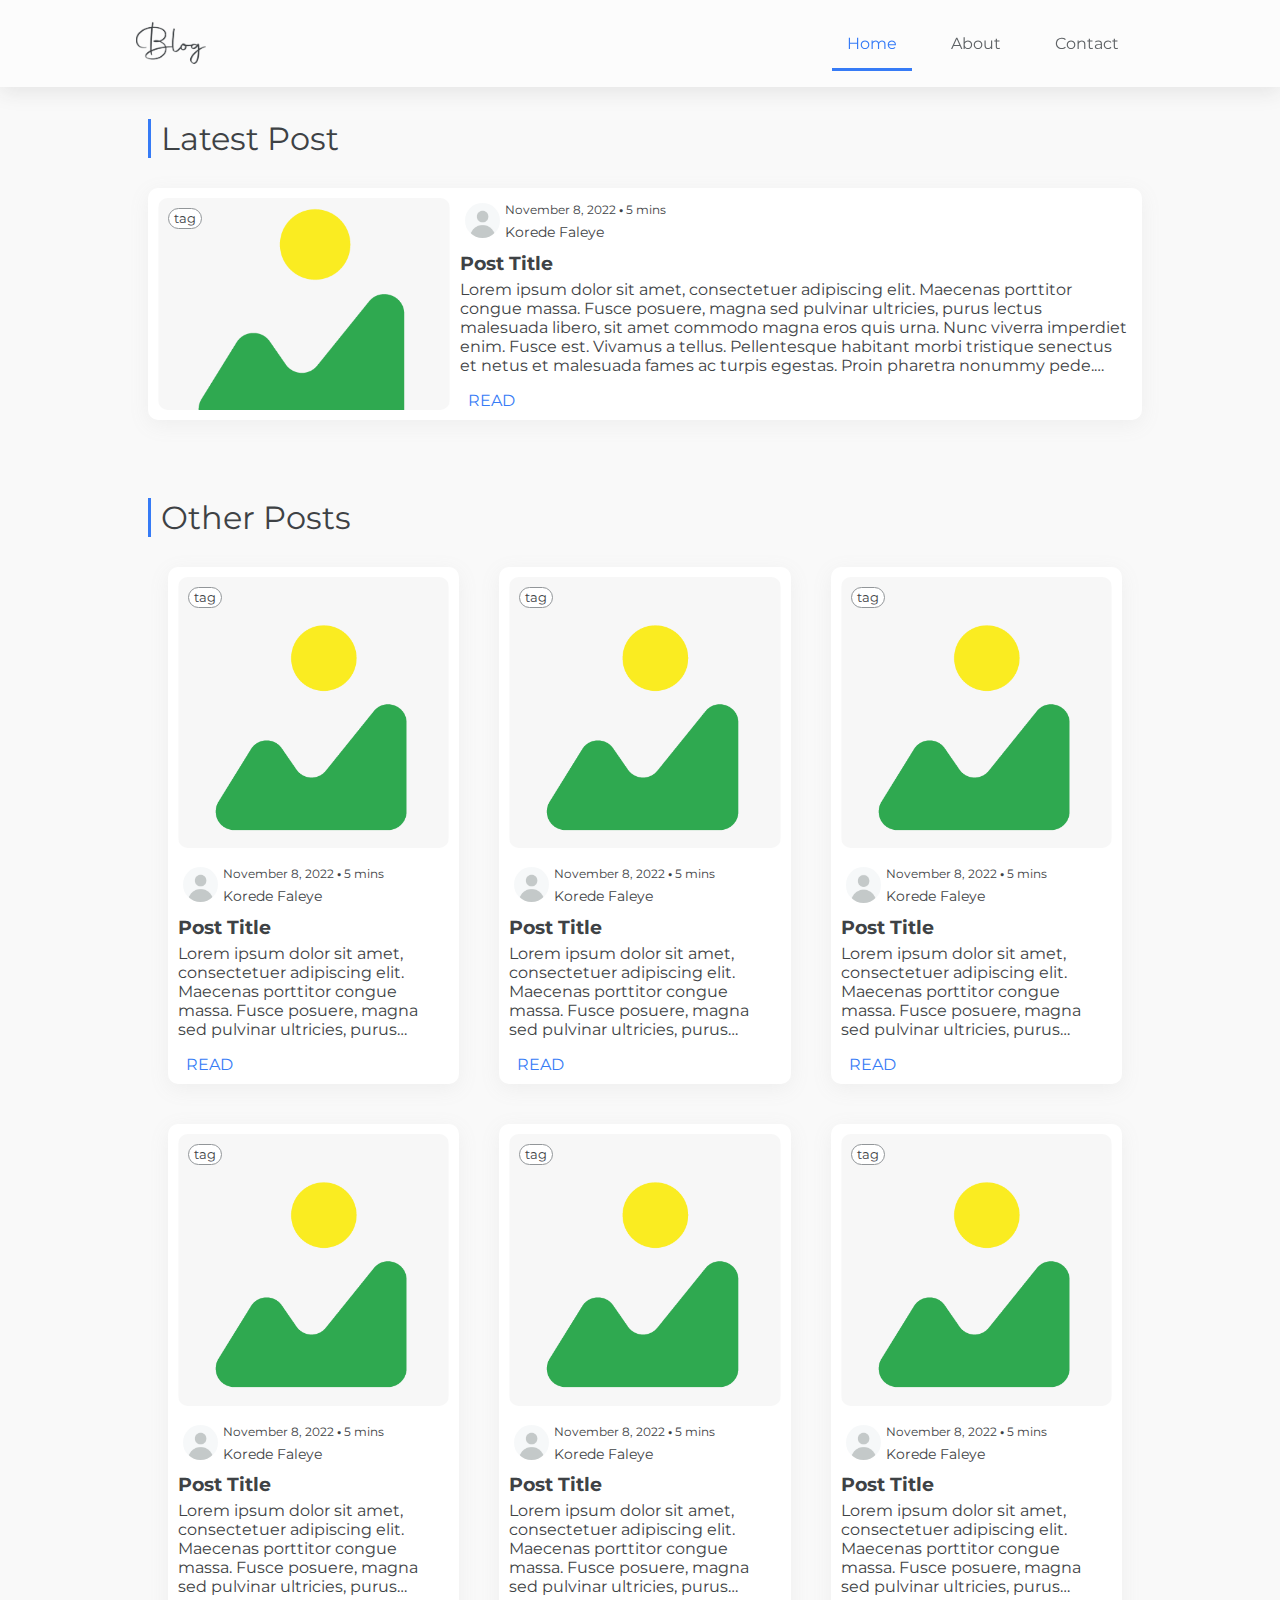
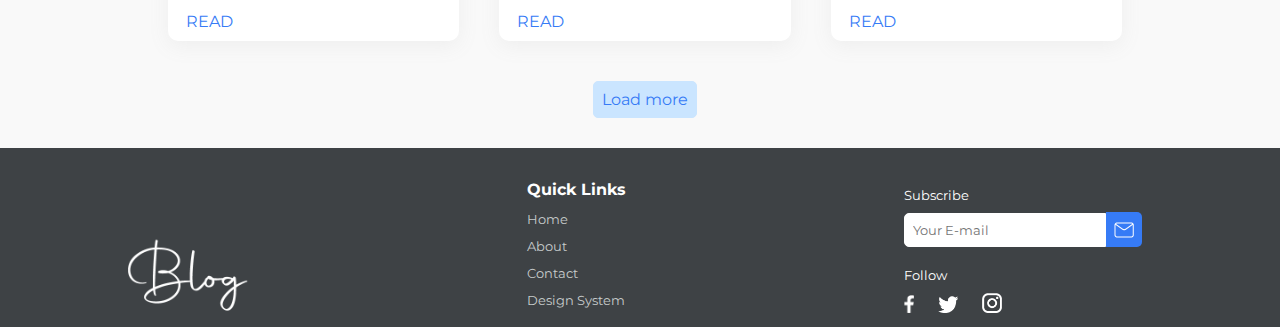
<file: blog/index.html>
<!DOCTYPE html>
<html>
    <head>
        <title>Blog</title>
        <meta charset="UTF-8">
        <meta name="author" content="Faleye Korede">
        <meta name="description" content="Blog website">
        <link rel="icon" href="images/favicon.ico">
        <link rel="stylesheet" href="styles/designsystem.css">
        <link rel="stylesheet" href="styles/main.css">
        <link rel="stylesheet" href="styles/media.css">
    </head>
    <body>
        <div class="navbar">
            <nav class="container">
                <img class="nav-logo" src="images/logo-black.png" alt="logo">
                <span class="nav-btn-container">
                    <a class="nav-btn" href="index.html" style="
                    border-bottom: 3px solid #367BF6; color: #367BF6 !important;">Home</a>
                    <a class="nav-btn" href="#">About</a>
                    <a class="nav-btn" href="#">Contact</a>
                </span>
            </nav>
        </div>
        <div id="page-width">
            <div class="content">
                <!--Wide post card-->
                <h1 class="black-text">Latest Post</h1>
                <div class="latest-post">
                    <div class="post-card card">
                        <div class="tag">tag</div>
                        <img src="images/image-rep.png" alt="Post Image">
                        
                        <div class="post-details">
                            <div class="author">
                                <img src="images/avatar.png" alt="Avatar" width="35px">
                                <div class="black-text">
                                    <small> <span class="date">November 8, 2022</span> <b>•</b> <span class="read-time">5 mins</span></small>
                                    <span class="author-name">Korede Faleye</span>
                                </div>
                            </div>
                            <div class="black-text">
                                <h3 class="post-title">Post Title</h3>
                                <p>
                                    Lorem ipsum dolor sit amet, consectetuer adipiscing elit. Maecenas porttitor congue massa. Fusce posuere, magna sed pulvinar ultricies, purus lectus malesuada libero, sit amet commodo magna eros quis urna.
    Nunc viverra imperdiet enim. Fusce est. Vivamus a tellus.
    Pellentesque habitant morbi tristique senectus et netus et malesuada fames ac turpis egestas. Proin pharetra nonummy pede. Mauris et orci.
    Aenean nec lorem. In porttitor. Donec laoreet nonummy augue.
    Suspendisse dui purus, scelerisque at, vulputate vitae, pretium mattis, nunc. Mauris eget neque at sem venenatis eleifend. Ut nonummy.
                                </p>
                            </div>
                            <a class="btn primary" href="post.html">read</a>
                        </div>
                    </div>
                </div>
                <br>
                <br>
                <br>



                <!--Other post cards-->
                <h1 class="black-text">Other Posts</h1>
                <div class="other-posts">

                    <!--Post 1-->
                    <div class="post-card card">
                        <div class="tag">tag</div>
                        <img src="images/image-rep.png" alt="Post Image">
                        <div class="post-details">
                            <div class="author">
                                <img src="images/avatar.png" alt="Avatar" width="35px">
                                <div class="black-text">
                                    <small> <span class="date">November 8, 2022</span> <b>•</b> <span class="read-time">5 mins</span></small>
                                    <span class="author-name">Korede Faleye</span>
                                </div>
                            </div>
                            <div class="black-text">
                                <h3 class="post-title">Post Title</h3>
                                <p>
                                    Lorem ipsum dolor sit amet, consectetuer adipiscing elit. Maecenas porttitor congue massa. Fusce posuere, magna sed pulvinar ultricies, purus lectus malesuada libero, sit amet commodo magna eros quis urna.
    Nunc viverra imperdiet enim. Fusce est. Vivamus a tellus.
    Pellentesque habitant morbi tristique senectus et netus et malesuada fames ac turpis egestas. Proin pharetra nonummy pede. Mauris et orci.
    Aenean nec lorem. In porttitor. Donec laoreet nonummy augue.
    Suspendisse dui purus, scelerisque at, vulputate vitae, pretium mattis, nunc. Mauris eget neque at sem venenatis eleifend. Ut nonummy.
                                </p>
                            </div>
                            <a class="btn primary" href="post.html">read</a>
                        </div>
                    </div>


                    <!--Post 2-->
                    <div class="post-card card">
                        <div class="tag">tag</div>
                        <img src="images/image-rep.png" alt="Post Image">
                        <div class="post-details">
                            <div class="author">
                                <img src="images/avatar.png" alt="Avatar" width="35px">
                                <div class="black-text">
                                    <small> <span class="date">November 8, 2022</span> <b>•</b> <span class="read-time">5 mins</span></small>
                                    <span class="author-name">Korede Faleye</span>
                                </div>
                            </div>
                            <div class="black-text">
                                <h3 class="post-title">Post Title</h3>
                                <p>
                                    Lorem ipsum dolor sit amet, consectetuer adipiscing elit. Maecenas porttitor congue massa. Fusce posuere, magna sed pulvinar ultricies, purus lectus malesuada libero, sit amet commodo magna eros quis urna.
    Nunc viverra imperdiet enim. Fusce est. Vivamus a tellus.
    Pellentesque habitant morbi tristique senectus et netus et malesuada fames ac turpis egestas. Proin pharetra nonummy pede. Mauris et orci.
    Aenean nec lorem. In porttitor. Donec laoreet nonummy augue.
    Suspendisse dui purus, scelerisque at, vulputate vitae, pretium mattis, nunc. Mauris eget neque at sem venenatis eleifend. Ut nonummy.
                                </p>
                            </div>
                            <a class="btn primary" href="post.html">read</a>
                        </div>
                    </div>


                    <!--Post 3-->
                    <div class="post-card card">
                        <div class="tag">tag</div>
                        <img src="images/image-rep.png" alt="Post Image">
                        <div class="post-details">
                            <div class="author">
                                <img src="images/avatar.png" alt="Avatar" width="35px">
                                <div class="black-text">
                                    <small> <span class="date">November 8, 2022</span> <b>•</b> <span class="read-time">5 mins</span></small>
                                    <span class="author-name">Korede Faleye</span>
                                </div>
                            </div>
                            <div class="black-text">
                                <h3 class="post-title">Post Title</h3>
                                <p>
                                    Lorem ipsum dolor sit amet, consectetuer adipiscing elit. Maecenas porttitor congue massa. Fusce posuere, magna sed pulvinar ultricies, purus lectus malesuada libero, sit amet commodo magna eros quis urna.
    Nunc viverra imperdiet enim. Fusce est. Vivamus a tellus.
    Pellentesque habitant morbi tristique senectus et netus et malesuada fames ac turpis egestas. Proin pharetra nonummy pede. Mauris et orci.
    Aenean nec lorem. In porttitor. Donec laoreet nonummy augue.
    Suspendisse dui purus, scelerisque at, vulputate vitae, pretium mattis, nunc. Mauris eget neque at sem venenatis eleifend. Ut nonummy.
                                </p>
                            </div>
                            <a class="btn primary" href="post.html">read</a>
                        </div>
                    </div>


                    <!--Post 4-->
                    <div class="post-card card">
                        <div class="tag">tag</div>
                        <img src="images/image-rep.png" alt="Post Image">
                        <div class="post-details">
                            <div class="author">
                                <img src="images/avatar.png" alt="Avatar" width="35px">
                                <div class="black-text">
                                    <small> <span class="date">November 8, 2022</span> <b>•</b> <span class="read-time">5 mins</span></small>
                                    <span class="author-name">Korede Faleye</span>
                                </div>
                            </div>
                            <div class="black-text">
                                <h3 class="post-title">Post Title</h3>
                                <p>
                                    Lorem ipsum dolor sit amet, consectetuer adipiscing elit. Maecenas porttitor congue massa. Fusce posuere, magna sed pulvinar ultricies, purus lectus malesuada libero, sit amet commodo magna eros quis urna.
    Nunc viverra imperdiet enim. Fusce est. Vivamus a tellus.
    Pellentesque habitant morbi tristique senectus et netus et malesuada fames ac turpis egestas. Proin pharetra nonummy pede. Mauris et orci.
    Aenean nec lorem. In porttitor. Donec laoreet nonummy augue.
    Suspendisse dui purus, scelerisque at, vulputate vitae, pretium mattis, nunc. Mauris eget neque at sem venenatis eleifend. Ut nonummy.
                                </p>
                            </div>
                            <a class="btn primary" href="post.html">read</a>
                        </div>
                    </div>


                    <!--Post 5-->
                    <div class="post-card card">
                        <div class="tag">tag</div>
                        <img src="images/image-rep.png" alt="Post Image">
                        <div class="post-details">
                            <div class="author">
                                <img src="images/avatar.png" alt="Avatar" width="35px">
                                <div class="black-text">
                                    <small> <span class="date">November 8, 2022</span> <b>•</b> <span class="read-time">5 mins</span></small>
                                    <span class="author-name">Korede Faleye</span>
                                </div>
                            </div>
                            <div class="black-text">
                                <h3 class="post-title">Post Title</h3>
                                <p>
                                    Lorem ipsum dolor sit amet, consectetuer adipiscing elit. Maecenas porttitor congue massa. Fusce posuere, magna sed pulvinar ultricies, purus lectus malesuada libero, sit amet commodo magna eros quis urna.
    Nunc viverra imperdiet enim. Fusce est. Vivamus a tellus.
    Pellentesque habitant morbi tristique senectus et netus et malesuada fames ac turpis egestas. Proin pharetra nonummy pede. Mauris et orci.
    Aenean nec lorem. In porttitor. Donec laoreet nonummy augue.
    Suspendisse dui purus, scelerisque at, vulputate vitae, pretium mattis, nunc. Mauris eget neque at sem venenatis eleifend. Ut nonummy.
                                </p>
                            </div>
                            <a class="btn primary" href="post.html">read</a>
                        </div>
                    </div>


                    <!--Post 6-->
                    <div class="post-card card">
                        <div class="tag">tag</div>
                        <img src="images/image-rep.png" alt="Post Image">
                        <div class="post-details">
                            <div class="author">
                                <img src="images/avatar.png" alt="Avatar" width="35px">
                                <div class="black-text">
                                    <small> <span class="date">November 8, 2022</span> <b>•</b> <span class="read-time">5 mins</span></small>
                                    <span class="author-name">Korede Faleye</span>
                                </div>
                            </div>
                            <div class="black-text">
                                <h3 class="post-title">Post Title</h3>
                                <p>
                                    Lorem ipsum dolor sit amet, consectetuer adipiscing elit. Maecenas porttitor congue massa. Fusce posuere, magna sed pulvinar ultricies, purus lectus malesuada libero, sit amet commodo magna eros quis urna.
    Nunc viverra imperdiet enim. Fusce est. Vivamus a tellus.
    Pellentesque habitant morbi tristique senectus et netus et malesuada fames ac turpis egestas. Proin pharetra nonummy pede. Mauris et orci.
    Aenean nec lorem. In porttitor. Donec laoreet nonummy augue.
    Suspendisse dui purus, scelerisque at, vulputate vitae, pretium mattis, nunc. Mauris eget neque at sem venenatis eleifend. Ut nonummy.
                                </p>
                            </div>
                            <a class="btn primary" href="post.html">read</a>
                        </div>
                    </div>

                </div>

                <!--Load More-->

                <div class="load-more">
                <button class="btn primary-2">Load more</button>
                </div>
            
            </div>

        </div>


        <!--Footer-->
        <div class="footer">
            <div class="container">
            <img class="footer-logo" src="images/logo-white.png">

            <div class="quick-links">
                <h4>Quick Links</h4>
                <a href="index.html"> <small>Home</small></a>
                <a href="#"> <small>About</small></a>
                <a href="#"><small>Contact</small></a>
                <a href="designsystem.html"><small>Design System</small></a>

            </div>

            <div class="subscribe-social">
                <div class="subscribe">
                    <small>Subscribe</small>
                    <div> <input type="text" placeholder="Your E-mail"><a href="#"><img src="images/mail.png" width="20px"> </a> </div>
                </div>

                <div class="follow">
                    <small>Follow</small>
                    <div>
                        <a href="#" title="Facebook"><img src="images/fb-page.png" alt="Facebook" width="10px"></a>
                        <a href="#" title="Twitter"><img src="images/twitter-page.png" alt="Twitter" width="20px"></a>
                        <a href="#" title="Instagram"><img src="images/insta-page.png" alt="Instagram" width="20px"></a>
                    </div>
                </div>
            </div>
        </div>
    </body>
</html>
</file>
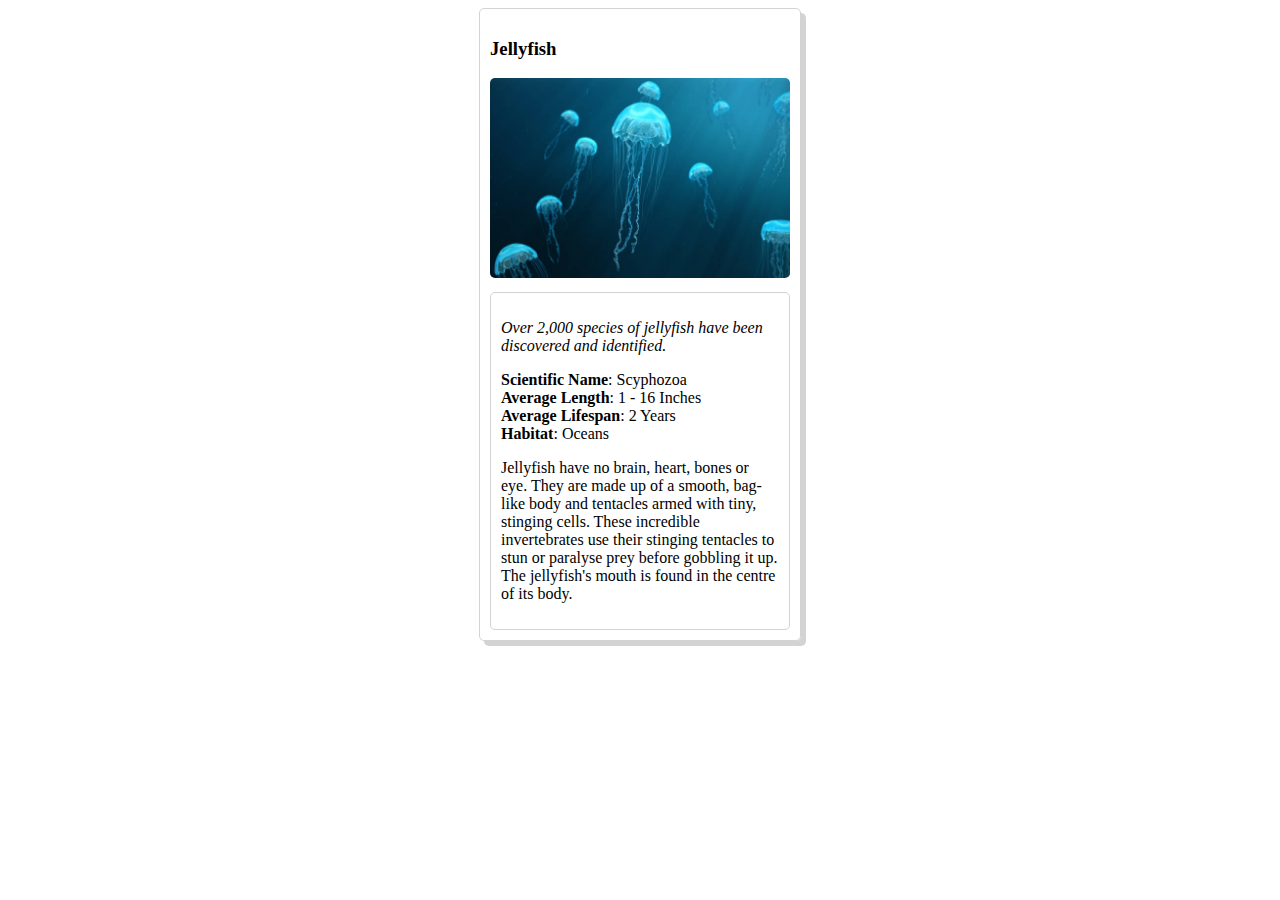
<file: animal-trading-cards/card.html>
<!DOCTYPE html>
<html>
<head>
	<meta charset="utf-8">
	<title>Animal Trading Cards</title>
	<link rel="stylesheet" href="./styles.css">
</head>
<body>
	<div class="container">
		<!-- your favorite animal's name goes here -->
		<h3>Jellyfish</h3>
		<!-- your favorite animal's image goes here -->
		<img src="jellyfish.jpg" alt="jellyfish">
		<div class="box">
			<!-- your favorite animal's interesting fact goes here -->
			<p>Over 2,000 species of jellyfish have been discovered and identified.  </p>
			<ul>
				<!-- your favorite animal's list items go here -->
				<li><span class="bold">Scientific Name</span>: Scyphozoa</li>
				<li><span class="bold">Average Length</span>: 1 - 16 Inches</li>
				<li><span class="bold">Average Lifespan</span>: 2 Years</li>
				<li><span class="bold">Habitat</span>: Oceans</li>
			</ul>
			<!-- your favorite animal's description goes here -->
			<p>Jellyfish have no brain, heart, bones or eye. They are made up of a smooth, bag-like body and tentacles armed with tiny, stinging cells. These incredible invertebrates use their stinging tentacles to stun or paralyse prey before gobbling it up. The jellyfish's mouth is found in the centre of its body.</p>
		</div>
	</div>
</body>
</html>
</file>
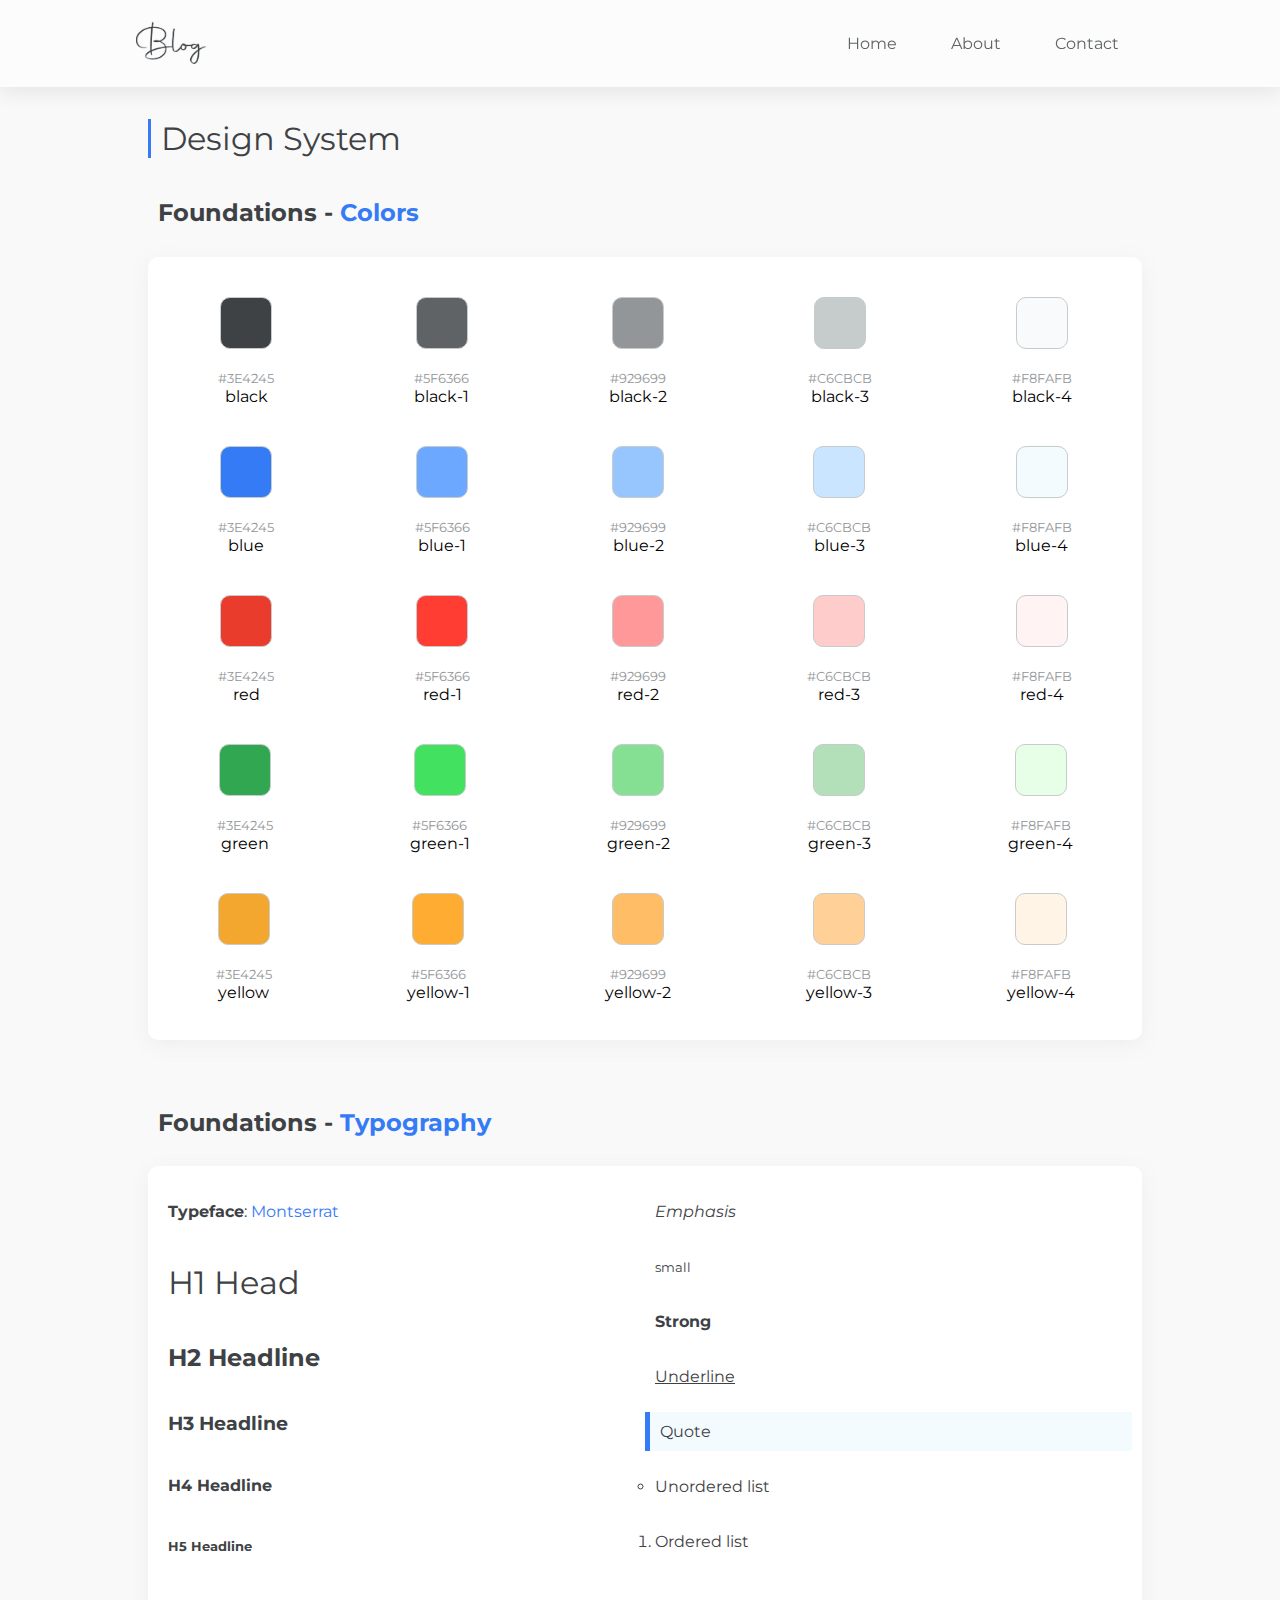
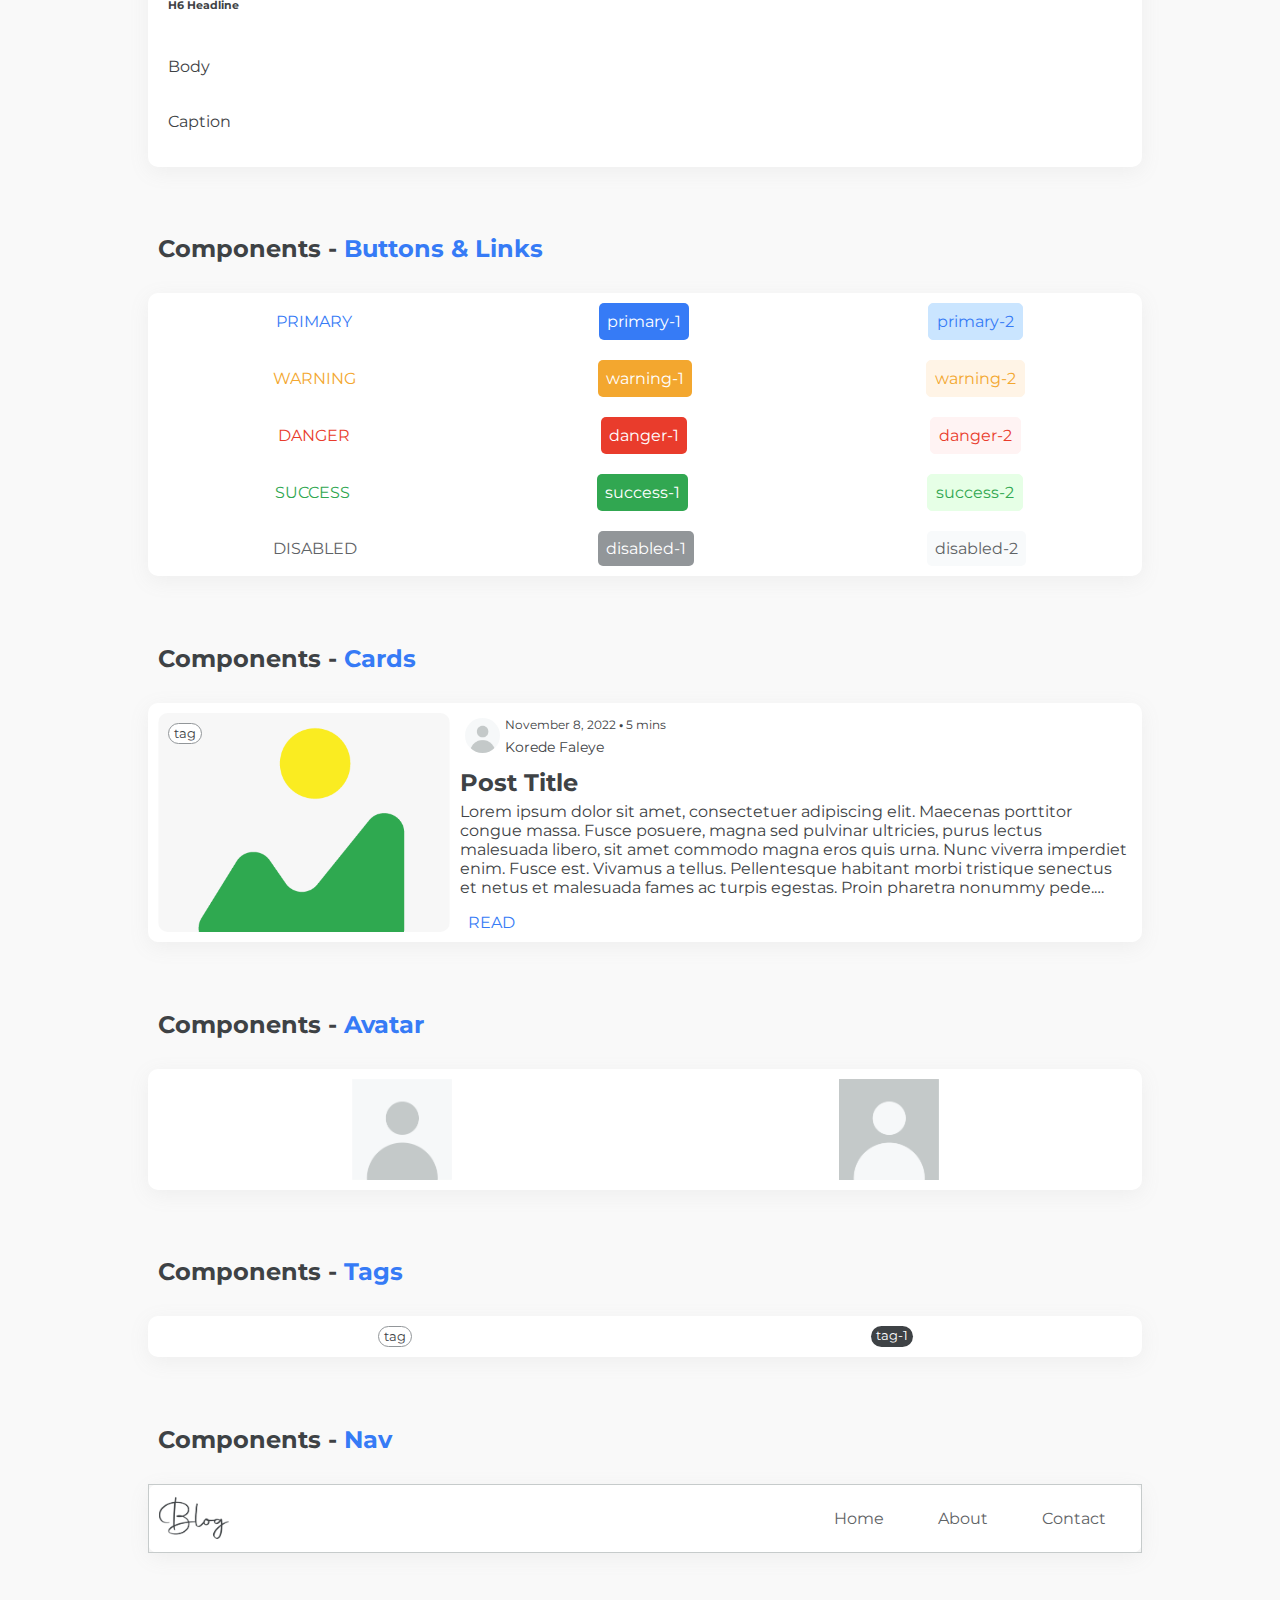
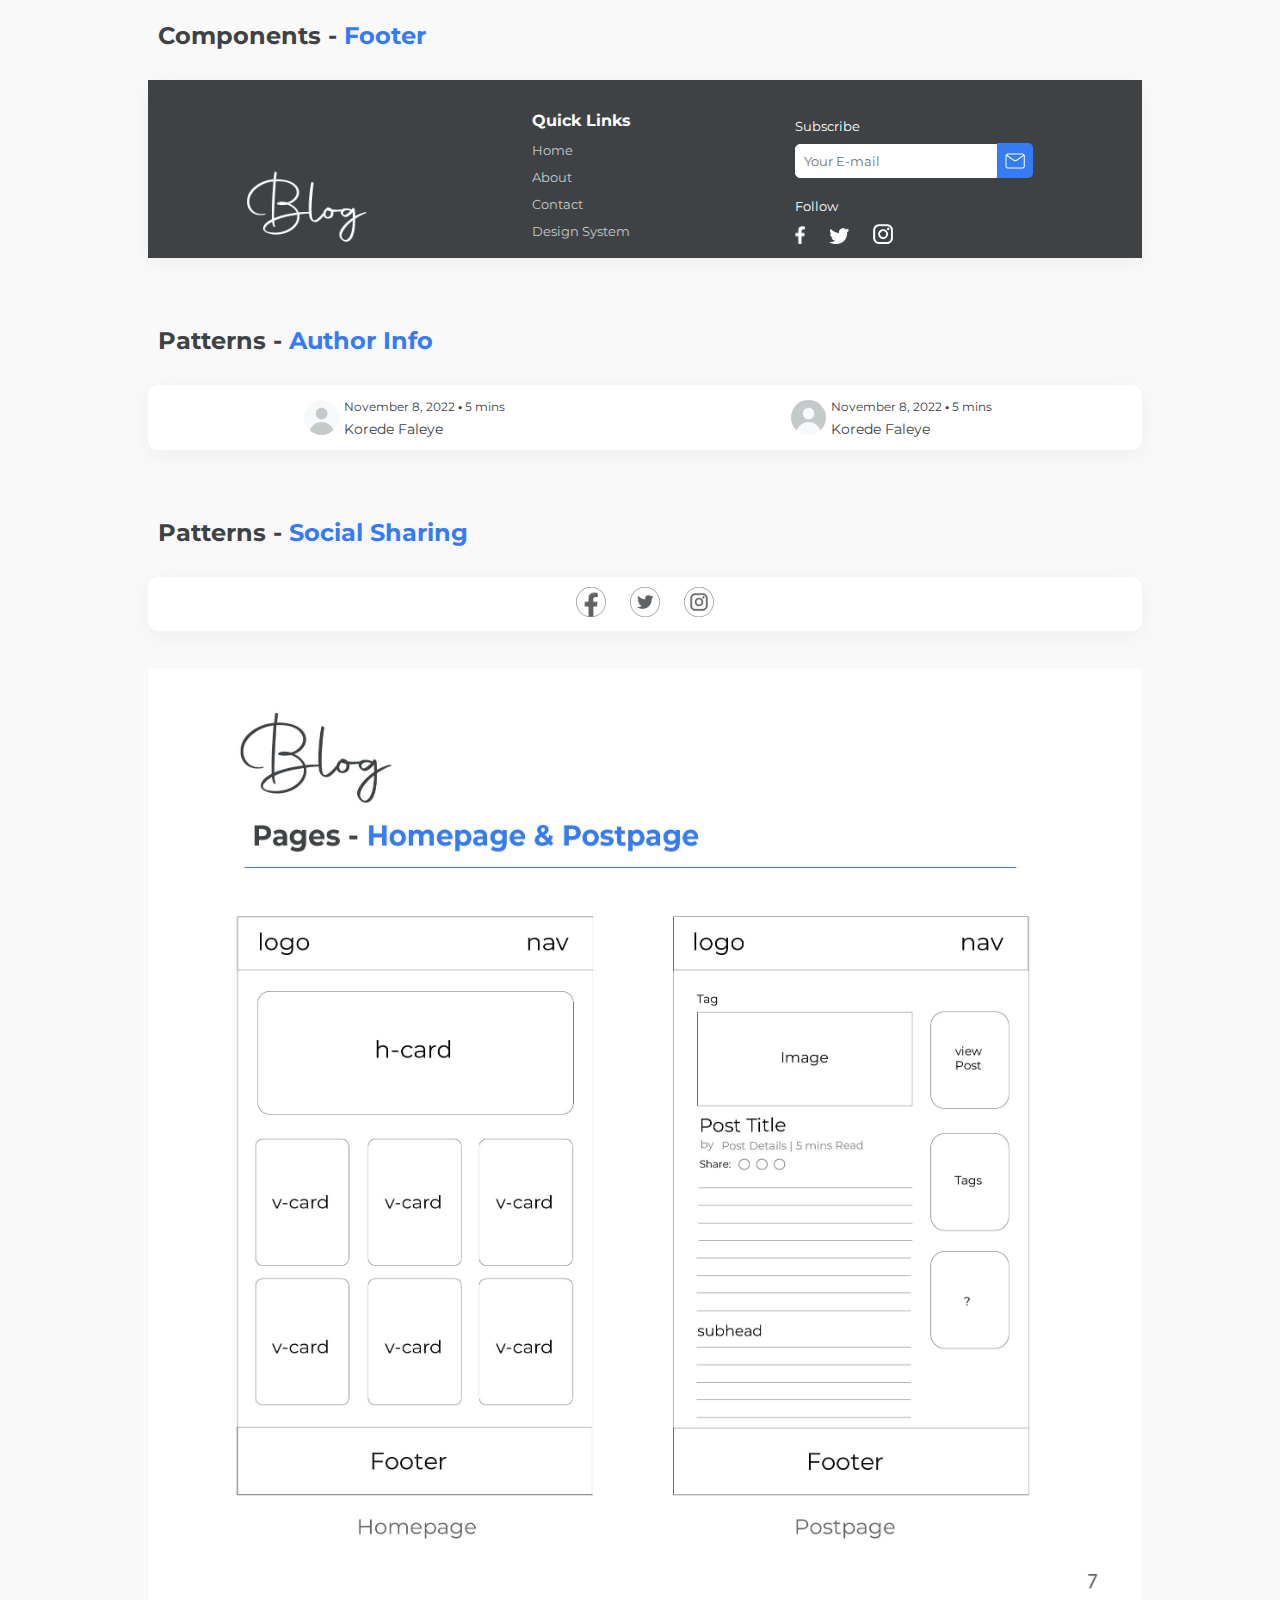
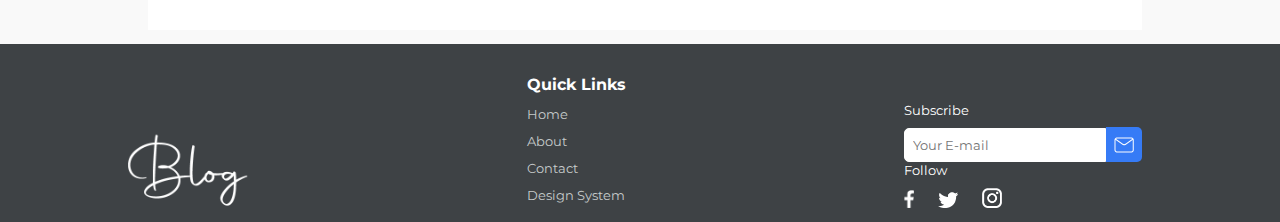
<file: blog/designsystem.html>
<!DOCTYPE html>
<html lang="en"> 
    <head>
        <title>Blog</title>
        <meta charset="UTF-8">
        <meta name="viewport" content="width=device-width, initial-scale=1, maximum-scale=1">
        <meta name="author" content="Faleye Korede">
        <meta name="description" content="Blog website">
        <link rel="icon" href="images/favicon.ico">
        <link rel="stylesheet" href="styles/main.css">
    </head>
    <body>
        <div class="navbar">
            <nav class="container">
                <img class="nav-logo" src="images/logo-black.png" alt="logo">
                <span class="nav-btn-container">
                    <a class="nav-btn" href="index.html">Home</a>
                    <a class="nav-btn" href="#">About</a>
                    <a class="nav-btn" href="#">Contact</a>
                </span>
            </nav>

        </div>
        <div id="page-width">
                <div class="content">
                <h1 class="black-text">Design System</h1>
                <h2 class="black-text ruler">Foundations - <span class="blue-text">Colors</span></span></h2>
                <div id="foundations-colors" class="card">
                    <!--black-->
                    <div class="inner-content">
                        <div class="out-color-box"> 
                            <div class="in-color-box black-bg"></div>
                            <br>
                            <center class="black-2-text"><small>#3E4245</small></center>
                            <center>black</center>
                        </div>
                        <div class="out-color-box"> 
                            <div class="in-color-box black-1-bg"></div>
                            <br>
                            <center class="black-2-text"><small>#5F6366</small></center>
                            <center>black-1</center>
                        </div>
                        <div class="out-color-box"> 
                            <div class="in-color-box black-2-bg"></div>
                            <br>
                            <center class="black-2-text"><small>#929699</small></center>
                            <center>black-2</center>
                        </div>
                        <div class="out-color-box"> 
                            <div class="in-color-box black-3-bg"></div>
                            <br>
                            <center class="black-2-text"><small>#C6CBCB</small></center>
                            <center>black-3</center>
                        </div>
                        <div class="out-color-box"> 
                            <div class="in-color-box black-4-bg"></div>
                            <br>
                            <center class="black-2-text"><small>#F8FAFB</small></center>
                            <center>black-4</center>
                        </div>
                    </div>


                    <!--blue-->
                    <div class="inner-content">
                        <div class="out-color-box"> 
                            <div class="in-color-box blue-bg"></div>
                            <br>
                            <center class="black-2-text"><small>#3E4245</small></center>
                            <center>blue</center>
                        </div>
                        <div class="out-color-box"> 
                            <div class="in-color-box blue-1-bg"></div>
                            <br>
                            <center class="black-2-text"><small>#5F6366</small></center>
                            <center>blue-1</center>
                        </div>
                        <div class="out-color-box"> 
                            <div class="in-color-box blue-2-bg"></div>
                            <br>
                            <center class="black-2-text"><small>#929699</small></center>
                            <center>blue-2</center>
                        </div>
                        <div class="out-color-box"> 
                            <div class="in-color-box blue-3-bg"></div>
                            <br>
                            <center class="black-2-text"><small>#C6CBCB</small></center>
                            <center>blue-3</center>
                        </div>
                        <div class="out-color-box"> 
                            <div class="in-color-box blue-4-bg"></div>
                            <br>
                            <center class="black-2-text"><small>#F8FAFB</small></center>
                            <center>blue-4</center>
                        </div>
                    </div>

                    <!--red-->
                    <div class="inner-content">
                        <div class="out-color-box"> 
                            <div class="in-color-box red-bg"></div>
                            <br>
                            <center class="black-2-text"><small>#3E4245</small></center>
                            <center>red</center>
                        </div>
                        <div class="out-color-box"> 
                            <div class="in-color-box red-1-bg"></div>
                            <br>
                            <center class="black-2-text"><small>#5F6366</small></center>
                            <center>red-1</center>
                        </div>
                        <div class="out-color-box"> 
                            <div class="in-color-box red-2-bg"></div>
                            <br>
                            <center class="black-2-text"><small>#929699</small></center>
                            <center>red-2</center>
                        </div>
                        <div class="out-color-box"> 
                            <div class="in-color-box red-3-bg"></div>
                            <br>
                            <center class="black-2-text"><small>#C6CBCB</small></center>
                            <center>red-3</center>
                        </div>
                        <div class="out-color-box"> 
                            <div class="in-color-box red-4-bg"></div>
                            <br>
                            <center class="black-2-text"><small>#F8FAFB</small></center>
                            <center>red-4</center>
                        </div>
                    </div>
                    


                    <!--green-->
                    <div class="inner-content">
                        <div class="out-color-box"> 
                            <div class="in-color-box green-bg"></div>
                            <br>
                            <center class="black-2-text"><small>#3E4245</small></center>
                            <center>green</center>
                        </div>
                        <div class="out-color-box"> 
                            <div class="in-color-box green-1-bg"></div>
                            <br>
                            <center class="black-2-text"><small>#5F6366</small></center>
                            <center>green-1</center>
                        </div>
                        <div class="out-color-box"> 
                            <div class="in-color-box green-2-bg"></div>
                            <br>
                            <center class="black-2-text"><small>#929699</small></center>
                            <center>green-2</center>
                        </div>
                        <div class="out-color-box"> 
                            <div class="in-color-box green-3-bg"></div>
                            <br>
                            <center class="black-2-text"><small>#C6CBCB</small></center>
                            <center>green-3</center>
                        </div>
                        <div class="out-color-box"> 
                            <div class="in-color-box green-4-bg"></div>
                            <br>
                            <center class="black-2-text"><small>#F8FAFB</small></center>
                            <center>green-4</center>
                        </div>
                    </div>


                    <!--yellow-->
                    <div class="inner-content">
                        <div class="out-color-box"> 
                            <div class="in-color-box yellow-bg"></div>
                            <br>
                            <center class="black-2-text"><small>#3E4245</small></center>
                            <center>yellow</center>
                        </div>
                        <div class="out-color-box"> 
                            <div class="in-color-box yellow-1-bg"></div>
                            <br>
                            <center class="black-2-text"><small>#5F6366</small></center>
                            <center>yellow-1</center>
                        </div>
                        <div class="out-color-box"> 
                            <div class="in-color-box yellow-2-bg"></div>
                            <br>
                            <center class="black-2-text"><small>#929699</small></center>
                            <center>yellow-2</center>
                        </div>
                        <div class="out-color-box"> 
                            <div class="in-color-box yellow-3-bg"></div>
                            <br>
                            <center class="black-2-text"><small>#C6CBCB</small></center>
                            <center>yellow-3</center>
                        </div>
                        <div class="out-color-box"> 
                            <div class="in-color-box yellow-4-bg"></div>
                            <br>
                            <center class="black-2-text"><small>#F8FAFB</small></center>
                            <center>yellow-4</center>
                        </div>
                    </div>
                    <br>
                    <br>
                </div>

                
                <br>
                <br>
                <h2 class="black-text ruler">Foundations - <span class="blue-text">Typography</span></span></h2>
                <div id="foundations-typograpy" class="black-text card">
                    <!--Column 1-->
                    <div class="inner-content">
                        <p> <strong>Typeface</strong>: <span class="blue-text"> Montserrat</span> </p>
                        <h1>H1 Head</h1>
                        <h2>H2 Headline</h2>
                        <h3>H3 Headline</h3>
                        <h4>H4 Headline</h4>
                        <h5>H5 Headline</h5>
                        <h6>H6 Headline</h6>
                        <p>Body</p>
                        <p> <caption>Caption</caption> </p>
                    </div>

                    <!--Column 2-->
                    <div class="inner-content">
                        <p> <em>Emphasis</em> </p>

                        <p> <small>small</small> </p>

                        <p> <strong>Strong</strong> </p>

                        <p> <u>Underline</u> </p>

                        <p class="quote">Quote </p>

                            <ul>
                                <li>Unordered list</li>
                            </ul>
                       
                            <ol>
                                <li>Ordered list</li>
                            </ol>
                                               
                    </div>
                
                </div>

                
                <br>
                <br>
                <h2 class="black-text ruler">Components - <span class="blue-text">Buttons & Links</span></h2>
                <div id="components-buttons" class="card">
                    <!--PRIMARY-->
                    <div class="inner-content">
                        <button class="btn primary">primary</button>

                        <button class="btn primary-1"> primary-1 </button>

                        <button class="btn primary-2">primary-2</button>
                    </div>

                    <!--WARNING-->
                    <div class="inner-content">
                        <button class="btn warning">warning</button>

                        <button class="btn warning-1">warning-1</button>

                        <button class="btn warning-2">warning-2</button>
                    </div>

                    <!--DANGER-->
                    <div class="inner-content">
                        <button class="btn danger">danger</button>

                        <button class="btn danger-1">danger-1</button>

                        <button class="btn danger-2">danger-2</button>
                    </div>

                    <!--SUCCESS-->
                    <div class="inner-content">
                        <button class="btn success">success</button>

                        <button class="btn success-1">success-1</button>

                        <button class="btn success-2">success-2</button>
                    </div>

                    <!--DISABLED-->
                    <div class="inner-content">
                        <button class="btn disabled">disabled</button>

                        <button class="btn disabled-1">disabled-1</button>

                        <button class="btn disabled-2">disabled-2</button>
                    </div>
                </div>


                
                <br>
                <br>
                <h2 class="black-text ruler">Components - <span class="blue-text">Cards</span></h2>
                <div id="components-cards" class="card">
                    <!--CARDS-->
                    <div class="inner-content">
                        <div class="post-card">
                            <div class="tag">tag</div>
                            <img src="images/image-rep.png" alt="Post Image">
                            <div class="post-details">
                                <div class="author">
                                    <img src="images/avatar.png" alt="Avatar" width="35px">
                                    <div class="black-text">
                                        <small> <span class="date">November 8, 2022</span> <b>•</b> <span class="read-time">5 mins</span></small>
                                        <span class="author-name">Korede Faleye</span>
                                    </div>
                                </div>
                                <div class="black-text">
                                    <h2 class="post-title">Post Title</h2>
                                    <p>
                                        Lorem ipsum dolor sit amet, consectetuer adipiscing elit. Maecenas porttitor congue massa. Fusce posuere, magna sed pulvinar ultricies, purus lectus malesuada libero, sit amet commodo magna eros quis urna.
Nunc viverra imperdiet enim. Fusce est. Vivamus a tellus.
Pellentesque habitant morbi tristique senectus et netus et malesuada fames ac turpis egestas. Proin pharetra nonummy pede. Mauris et orci.
Aenean nec lorem. In porttitor. Donec laoreet nonummy augue.
Suspendisse dui purus, scelerisque at, vulputate vitae, pretium mattis, nunc. Mauris eget neque at sem venenatis eleifend. Ut nonummy.
                                    </p>
                                </div>
                                <a class="btn primary" href="#">read</a>
                            </div>
                        </div>
                    </div>
                </div>


                <br>
                <br>
                <h2 class="black-text ruler">Components - <span class="blue-text">Avatar</span></h2>
                <div id="components-avatar" class="card">
                    <!--AVARTAR-->
                    <div class="inner-content">
                    <img src="/blog/images/avatar.png" alt="Avatar" width="100px">
                    <img src="/blog/images/avatar-1.png" alt="Avatar" width="100px">
                    </div>
                </div>


                
                <br>
                <br>
                <h2 class="black-text ruler">Components - <span class="blue-text">Tags</span></h2>
                <div id="components-tags" class="card">
                    <!--TAGS-->
                    <div class="inner-content">
                        <p class="tag">
                            tag
                        </p>

                        <p class="tag-1">
                            tag-1
                        </p>
                    </div>
                </div>



                <br>
                <br>
                <h2 class="black-text ruler">Components - <span class="blue-text">Nav</span></h2>
                <div id="components-nav" class="card">
                    <!--NAVBAR-->
                    <div class="inner-content">
                        <img class="nav-logo" src="images/logo-black.png" alt="logo">
                        <span class="nav-btn-container">
                            <a class="nav-btn" href="index.html">Home</a>
                            <a class="nav-btn" href="#">About</a>
                            <a class="nav-btn" href="#">Contact</a>
                        </span>
                    </div>
                </div>


                <br>
                <br>
                <h2 class="black-text ruler">Components - <span class="blue-text">Footer</span></h2>
                <div id="components-footer" class="card">
                    <!--FOOTER-->
                    <div class="inner-content">
                        <div class="footer">
                            <div class="container">
                            <img class="footer-logo" src="images/logo-white.png">

                            <div class="quick-links">
                                <h4>Quick Links</h4>
                                <a href="index.html"> <small>Home</small></a>
                                <a href="#"> <small>About</small></a>
                                <a href="#"><small>Contact</small></a>
                                <a href="designsystem.html"><small>Design System</small></a>

                            </div>

                            <div class="subscribe-social">
                                <div class="subscribe">
                                    <small>Subscribe</small>
                                    <div> <input type="text" placeholder="Your E-mail"><a href="#"><img src="images/mail.png" width="20px"> </a> </div>
                                </div>

                                <div class="follow">
                                    <small>Follow</small>
                                    <div>
                                        <a href="#" title="Facebook"><img src="images/fb-page.png" alt="Facebook" width="10px"></a>
                                        <a href="#" title="Twitter"><img src="images/twitter-page.png" alt="Twitter" width="20px"></a>
                                        <a href="#" title="Instagram"><img src="images/insta-page.png" alt="Instagram" width="20px"></a>
                                    </div>
                                </div>
                            </div>
                            </div>
                        </div>
                    </div>
                </div>


                <br>
                <br>
                <h2 class="black-text ruler">Patterns - <span class="blue-text">Author Info</span></h2>
                <div id="components-author" class="card">
                    <!--AUTHOR INFO-->
                    <div class="inner-content">
                        <div class="author">
                            <img src="images/avatar.png" alt="Avatar" width="35px">
                            <div class="black-text">
                                <small> <span class="date">November 8, 2022</span> <b>•</b> <span class="read-time">5 mins</span></small>
                                <span class="author-name">Korede Faleye</span>
                            </div>
                        </div>

                        <div class="author">
                            <img src="images/avatar-1.png" alt="Avatar" width="35px">
                            <div class="black-text">
                                <small> <span class="date">November 8, 2022</span> <b>•</b> <span class="read-time">5 mins</span></small>
                                <span class="author-name">Korede Faleye</span>
                            </div>
                        </div>
                    </div>
                </div>



                <br>
                <br>
                <h2 class="black-text ruler">Patterns - <span class="blue-text">Social Sharing</span></h2>
                <div id="components-author" class="card">
                    <!--SOCIAL SHARING-->
                    <div class="inner-content">
                        <div class="social-sharing">
                        <a href="#" title="Facebook"><img src="images/fb-share.png" alt="Facebook" width="30px"></a>
                        <a href="#" title="Twitter"><img src="images/twitter-share.png" alt="Twitter" width="30px"></a>
                        <a href="#" title="Instagram"><img src="images/insta-share.png" alt="Instagram" width="30px"></a>
                        </div>
                    </div>
                </div>



                <br>
                <br>
                <div style="overflow: hidden;">
                    <img style="width: 100%;" src="images/Asset 57-50.jpg">
                </div>
                
            </div>
        </div>

        <div class="footer">
            <div class="container">
            <img class="footer-logo" src="images/logo-white.png">

            <div class="quick-links">
                <h4>Quick Links</h4>
                <a href="index.html"> <small>Home</small></a>
                <a href="#"> <small>About</small></a>
                <a href="#"><small>Contact</small></a>
                <a href="designsystem.html"><small>Design System</small></a>

            </div>

            <div class="subscribe-social">
                
                <small>Subscribe</small>
                <div class="subscribe">
                    <div> <input type="text" placeholder="Your E-mail"><a href="#"><img src="images/mail.png" width="20px"> </a> </div>
                </div>
                
                <small>Follow</small>
                <div class="follow">
                    
                    <div>
                        <a href="#" title="Facebook"><img src="images/fb-page.png" alt="Facebook" width="10px"></a>
                        <a href="#" title="Twitter"><img src="images/twitter-page.png" alt="Twitter" width="20px"></a>
                        <a href="#" title="Instagram"><img src="images/insta-page.png" alt="Instagram" width="20px"></a>
                    </div>
                </div>
            </div>
        </div>
    </body>
</html>
</file>
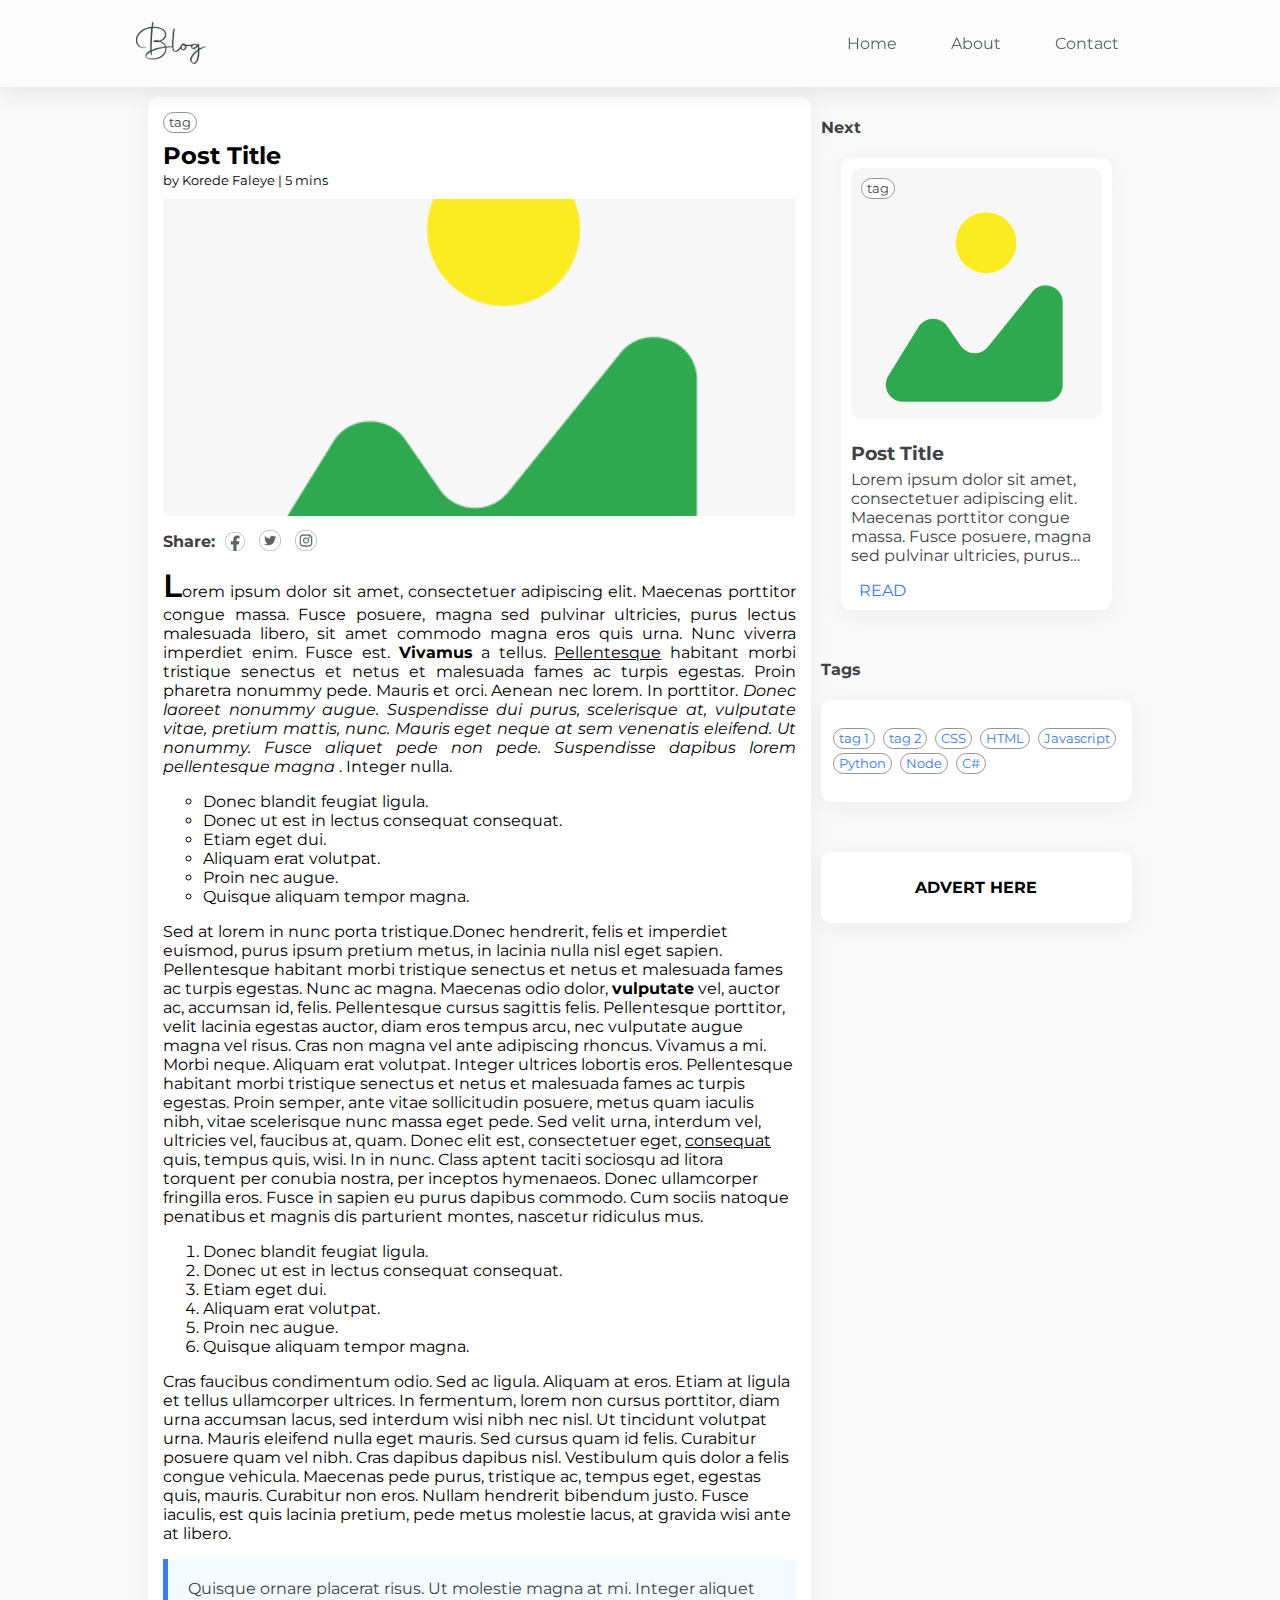
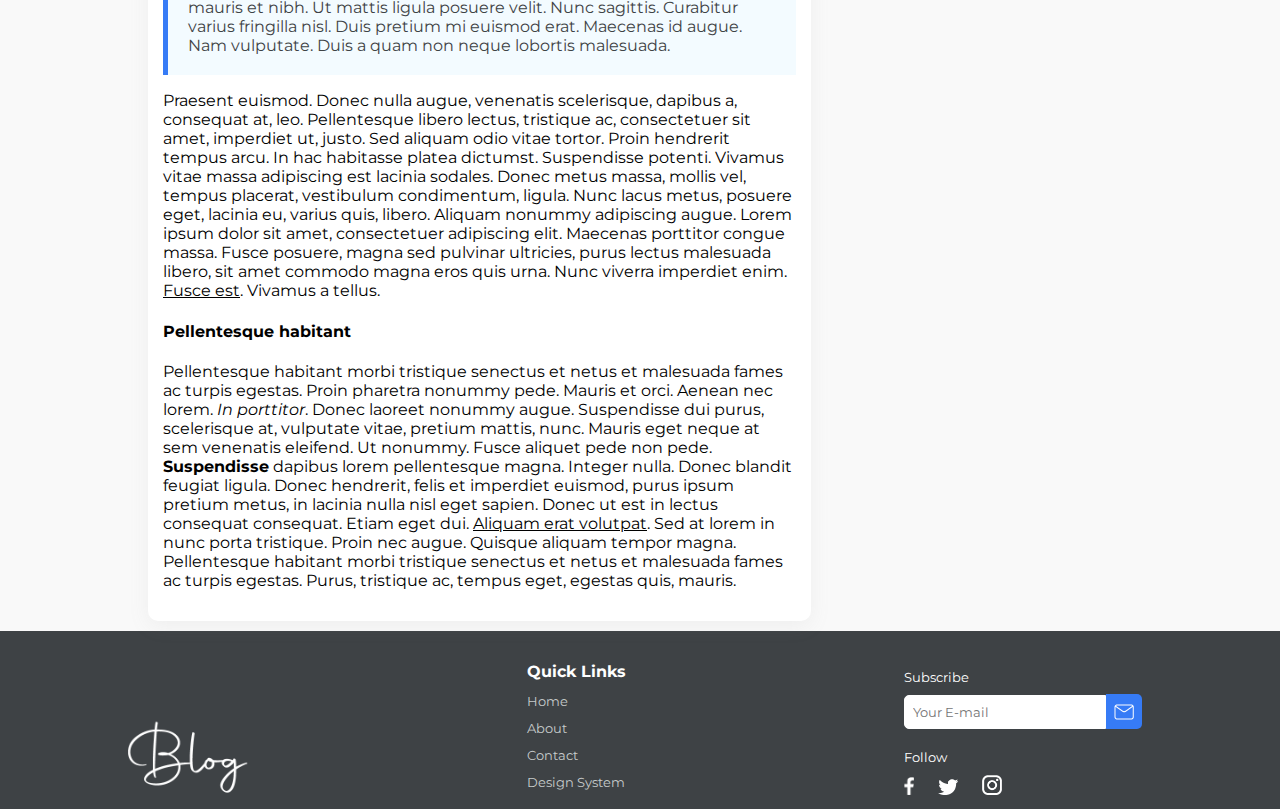
<file: blog/post.html>
<!DOCTYPE html>
<html>
    <head>
        <title>Blog Post</title>
        <meta charset="UTF-8">
        <meta name="author" content="Faleye Korede">
        <meta name="description" content="Blog website">
        <link rel="icon" href="images/favicon.ico">
        <link rel="stylesheet" href="styles/designsystem.css">
        <link rel="stylesheet" href="styles/main.css">
        <link rel="stylesheet" href="styles/media.css">
    </head>
    <body>
        <div class="navbar">
            <nav class="container">
                <img class="nav-logo" src="images/logo-black.png" alt="logo">
                <span class="nav-btn-container">
                    <a class="nav-btn" href="index.html">Home</a>
                    <a class="nav-btn" href="#">About</a>
                    <a class="nav-btn" href="#">Contact</a>
                </span>
            </nav>
        </div>
        <div id="page-width">
            <div class="content" id="post-grid-layout">
                <div id="main" class="card">
                    <div class="tag">tag</div>
                    <h2 class="">Post Title</h2> 
                    <small>by Korede Faleye | 5 mins</small>
                    <img src="images/image-rep.png" alt="Post image">
                    <div class="black-text">
                        <div class="share">
                        <strong> Share: </strong>
                        <a href="#"><img src="images/fb-share.png" alt="Facebook" width="20"></a>
                        <a href="#"><img src="images/twitter-share.png" alt="Twitter" width="22"></a>
                        <a href="#"><img src="images/insta-share.png" alt="Instagram" width="22"></a>
                        </div>
                    </div>

                    <p class="post-text">
                        Lorem ipsum dolor sit amet, consectetuer adipiscing elit. Maecenas porttitor congue massa. Fusce posuere, magna sed pulvinar ultricies, purus lectus malesuada libero, sit amet commodo magna eros quis urna.
Nunc viverra imperdiet enim. Fusce est. <strong>Vivamus</strong> a tellus.
<u>Pellentesque</u> habitant morbi tristique senectus et netus et malesuada fames ac turpis egestas. Proin pharetra nonummy pede. Mauris et orci.
Aenean nec lorem. In porttitor. <em>Donec laoreet nonummy augue.
Suspendisse dui purus, scelerisque at, vulputate vitae, pretium mattis, nunc. Mauris eget neque at sem venenatis eleifend. Ut nonummy.
Fusce aliquet pede non pede. Suspendisse dapibus lorem pellentesque magna </em>. Integer nulla.
<ul>
    <li>Donec blandit feugiat ligula. </li>
    <li>Donec ut est in lectus consequat consequat.</li>
    <li>Etiam eget dui. </li>
    <li>Aliquam erat volutpat.</li>
    <li>Proin nec augue.</li>
    <li> Quisque aliquam tempor magna. </li>
</ul>

Sed at lorem in nunc porta tristique.Donec hendrerit, felis et imperdiet euismod, purus ipsum pretium metus, in lacinia nulla nisl eget sapien.
Pellentesque habitant morbi tristique senectus et netus et malesuada fames ac turpis egestas.
Nunc ac magna. Maecenas odio dolor, <strong>vulputate</strong> vel, auctor ac, accumsan id, felis. Pellentesque cursus sagittis felis.
Pellentesque porttitor, velit lacinia egestas auctor, diam eros tempus arcu, nec vulputate augue magna vel risus. Cras non magna vel ante adipiscing rhoncus. Vivamus a mi.
Morbi neque. Aliquam erat volutpat. Integer ultrices lobortis eros.
Pellentesque habitant morbi tristique senectus et netus et malesuada fames ac turpis egestas. Proin semper, ante vitae sollicitudin posuere, metus quam iaculis nibh, vitae scelerisque nunc massa eget pede. Sed velit urna, interdum vel, ultricies vel, faucibus at, quam.
Donec elit est, consectetuer eget, <u>consequat</u> quis, tempus quis, wisi. In in nunc. Class aptent taciti sociosqu ad litora torquent per conubia nostra, per inceptos hymenaeos.
Donec ullamcorper fringilla eros. Fusce in sapien eu purus dapibus commodo. Cum sociis natoque penatibus et magnis dis parturient montes, nascetur ridiculus mus.
<ol>
    <li>Donec blandit feugiat ligula. </li>
    <li>Donec ut est in lectus consequat consequat.</li>
    <li>Etiam eget dui. </li>
    <li>Aliquam erat volutpat.</li>
    <li>Proin nec augue.</li>
    <li> Quisque aliquam tempor magna. </li>
</ol>

Cras faucibus condimentum odio. Sed ac ligula. Aliquam at eros.
Etiam at ligula et tellus ullamcorper ultrices. In fermentum, lorem non cursus porttitor, diam urna accumsan lacus, sed interdum wisi nibh nec nisl. Ut tincidunt volutpat urna.
Mauris eleifend nulla eget mauris. Sed cursus quam id felis. Curabitur posuere quam vel nibh.
Cras dapibus dapibus nisl. Vestibulum quis dolor a felis congue vehicula. Maecenas pede purus, tristique ac, tempus eget, egestas quis, mauris.
Curabitur non eros. Nullam hendrerit bibendum justo. Fusce iaculis, est quis lacinia pretium, pede metus molestie lacus, at gravida wisi ante at libero.

<!-- Quote -->
<p class="quote">
    Quisque ornare placerat risus. Ut molestie magna at mi. Integer aliquet mauris et nibh.
    Ut mattis ligula posuere velit. Nunc sagittis. Curabitur varius fringilla nisl.
    Duis pretium mi euismod erat. Maecenas id augue. Nam vulputate.
    Duis a quam non neque lobortis malesuada. 
</p>

Praesent euismod. Donec nulla augue, venenatis scelerisque, dapibus a, consequat at, leo.
Pellentesque libero lectus, tristique ac, consectetuer sit amet, imperdiet ut, justo. Sed aliquam odio vitae tortor. Proin hendrerit tempus arcu.
In hac habitasse platea dictumst. Suspendisse potenti. Vivamus vitae massa adipiscing est lacinia sodales.
Donec metus massa, mollis vel, tempus placerat, vestibulum condimentum, ligula. Nunc lacus metus, posuere eget, lacinia eu, varius quis, libero. Aliquam nonummy adipiscing augue.
Lorem ipsum dolor sit amet, consectetuer adipiscing elit. Maecenas porttitor congue massa. Fusce posuere, magna sed pulvinar ultricies, purus lectus malesuada libero, sit amet commodo magna eros quis urna.
Nunc viverra imperdiet enim. <u>Fusce est</u>. Vivamus a tellus.

<h4>Pellentesque habitant</h4>
Pellentesque habitant morbi tristique senectus et netus et malesuada fames ac turpis egestas. Proin pharetra nonummy pede. Mauris et orci.
Aenean nec lorem. <em>In porttitor</em>. Donec laoreet nonummy augue.
Suspendisse dui purus, scelerisque at, vulputate vitae, pretium mattis, nunc. Mauris eget neque at sem venenatis eleifend. Ut nonummy.
Fusce aliquet pede non pede. <strong>Suspendisse</strong> dapibus lorem pellentesque magna. Integer nulla.
Donec blandit feugiat ligula. Donec hendrerit, felis et imperdiet euismod, purus ipsum pretium metus, in lacinia nulla nisl eget sapien. Donec ut est in lectus consequat consequat.
Etiam eget dui. <u>Aliquam erat volutpat</u>. Sed at lorem in nunc porta tristique.
Proin nec augue. Quisque aliquam tempor magna. Pellentesque habitant morbi tristique senectus et netus et malesuada fames ac turpis egestas.
Purus, tristique ac, tempus eget, egestas quis, mauris.
                    </p>
                </div>

                <div id="side-bar">
                    <br>
                    <!--Next Post-->
                    <div class="other-posts">  
                        <h4 class="black-text">Next</h4>
                    <div class="post-card card">
                        <div class="tag">tag</div>
                        <img src="images/image-rep.png" alt="Post Image">
                            <div class="black-text">
                                <h3 class="post-title">Post Title</h3>
                                <p>
                                    Lorem ipsum dolor sit amet, consectetuer adipiscing elit. Maecenas porttitor congue massa. Fusce posuere, magna sed pulvinar ultricies, purus lectus malesuada libero, sit amet commodo magna eros quis urna.
    Nunc viverra imperdiet enim. Fusce est. Vivamus a tellus.
    Pellentesque habitant morbi tristique senectus et netus et malesuada fames ac turpis egestas. Proin pharetra nonummy pede. Mauris et orci.
    Aenean nec lorem. In porttitor. Donec laoreet nonummy augue.
    Suspendisse dui purus, scelerisque at, vulputate vitae, pretium mattis, nunc. Mauris eget neque at sem venenatis eleifend. Ut nonummy.
                                </p>
                            </div>
                            <a class="btn primary" href="post.html">read</a>
                        </div>
                    </div>
                
                    <!--Tags-->
                    <div>
                        <h4 class="black-text">Tags</h4>
                        <div id="tags" class="card">
                            <p>
                                <a href="#"><div class="tag">tag 1</div></a>
                                <a href="#"><div class="tag">tag 2</div></a>
                                <a href="#"><div class="tag">CSS</div></a>
                                <a href="#"><div class="tag">HTML</div></a>    
                                <a href="#"><div class="tag">Javascript</div></a>
                                <a href="#"><div class="tag">Python</div></a>
                                <a href="#"><div class="tag">Node</div></a>
                                <a href="#"><div class="tag">C#</div></a>
                            </p>
                            
                        </div>
                    </div>

                    <!--Advert-->
                    <div id="advert" class="card">
                        <p>
                            ADVERT HERE
                        </p>
                    </div>

                </div>

                </div>
            </div>
        </div>
        
        
        <!--Footer-->
        <div class="footer">
            <div class="container">
            <img class="footer-logo" src="images/logo-white.png">

            <div class="quick-links">
                <h4>Quick Links</h4>
                <a href="index.html"> <small>Home</small></a>
                <a href="#"> <small>About</small></a>
                <a href="#"><small>Contact</small></a>
                <a href="designsystem.html"><small>Design System</small></a>

            </div>

            <div class="subscribe-social">
                <div class="subscribe">
                    <small>Subscribe</small>
                    <div> <input type="text" placeholder="Your E-mail"><a href="#"><img src="images/mail.png" width="20px"> </a> </div>
                </div>

                <div class="follow">
                    <small>Follow</small>
                    <div>
                        <a href="#" title="Facebook"><img src="images/fb-page.png" alt="Facebook" width="10px"></a>
                        <a href="#" title="Twitter"><img src="images/twitter-page.png" alt="Twitter" width="20px"></a>
                        <a href="#" title="Instagram"><img src="images/insta-page.png" alt="Instagram" width="20px"></a>
                    </div>
                </div>
            </div>
    </body>
</html>
</file>
<file: blog/styles/designsystem.css>
@import url('https://fonts.googleapis.com/css2?family=Montserrat:ital,wght@0,100;0,200;0,300;0,400;0,500;0,600;0,700;1,400&display=swap');
/* font-family: 'Montserrat', sans-serif; */

/* Setting montserrat or sans-serif as typeface */
* {
    font-family: 'Montserrat', sans-serif;
    /* border: 1px solid red; */
}
.card {
    background: #fff;
    border-radius: 10px;
    box-shadow: 0px 5px 20px rgba(143, 143, 143, 0.1);
}


/* COLORS */
/* Blue color variation for text and background */
.blue-text{color: #367BF6}
.blue-bg{background: #367BF6}
.blue-1-text{color: #6CA8FF}
.blue-1-bg{background: #6CA8FF}
.blue-2-text{color: #97C6FF}
.blue-2-bg{background: #97C6FF}
.blue-3-text{color: #CAE5FF}
.blue-3-bg{background: #CAE5FF}
.blue-4-text{color: #F3FBFF}
.blue-4-bg{background: #F3FBFF}



/* Black color variation for text and background */
.black-text{color: #3E4245}
.black-bg{background: #3E4245}
.black-1-text{color: #5F6366}
.black-1-bg{background: #5F6366}
.black-2-text{color: #929699}
.black-2-bg{background: #929699}
.black-3-text{color: #C6CBCB}
.black-3-bg{background: #C6CBCB}
.black-4-text{color: #F8FAFB}
.black-4-bg{background: #F8FAFB}



/* Red color variation for text and background */
.red-text{color: #E93c2c}
.red-bg{background: #E93c2c}
.red-1-text{color: #FF3D33}
.red-1-bg{background: #FF3D33}
.red-2-text{color: #FF9999}
.red-2-bg{background: #FF9999}
.red-3-text{color: #FFCCCC}
.red-3-bg{background: #FFCCCC}
.red-4-text{color: #FFF3F3}
.red-4-bg{background: #FFF3F3}


/* Green color variation for text and background */
.green-text{color: #31a751}
.green-bg{background: #31a751}
.green-1-text{color: #42E260}
.green-1-bg{background: #42E260}
.green-2-text{color: #86E093}
.green-2-bg{background: #86E093}
.green-3-text{color: #B3E0B9}
.green-3-bg{background: #B3E0B9}
.green-4-text{color: #E6FFE6}
.green-4-bg{background: #E6FFE6}


/* Yellow color variation for text and background */
.yellow-text{color: #F3A72F}
.yellow-bg{background: #F3A72F}
.yellow-1-text{color: #FFAC33}
.yellow-1-bg{background: #FFAC33}
.yellow-2-text{color: #FFBD66}
.yellow-2-bg{background: #FFBD66}
.yellow-3-text{color: #FFD199}
.yellow-3-bg{background: #FFD199}
.yellow-4-text{color: #FFF4E6}
.yellow-4-bg{background: #FFF4E6}





/* navbar sytle  */
.navbar {
    box-shadow: 0px 5px 20px rgba(49, 49, 49, 0.1);
    backdrop-filter: blur(8px);
    background: rgba(255, 255, 255, .5);
    left: 0;
    padding: 10px;
    position: sticky;
    top: 0;
    z-index: 1;
}
nav {
    padding: 10px;
    width: 80%;
    display: flex;
    flex-wrap: wrap;
    align-items: center;
    justify-content: space-between;
    margin: auto;
}
.nav-logo {
    width: 70px;
}
.nav-btn-container {
    font-weight: 400;
}
.nav-btn {
    padding: 15px;
    margin: 10px;
    text-decoration: none;
    color: #5F6366 !important;
}
.nav-btn:hover {
    color: #367BF6 !important;
    border-bottom: 3px solid #367BF6;
    text-decoration: none;
}
.nav-btn:hover {
    color: #367BF6;
    border-bottom: 3px solid #367BF6;
}


/* Quote */
.quote {
    background: #F3FBFF;
    border-left: 5px solid#367BF6;
    padding: 20px;
    color:#3E4245;
}

ul {
    list-style-type: circle;
}


/* TYPOGRAPHY */
h1{
    font-weight: 400;
}
.ruler {
    padding: 10px;

}

/* Buttons & Link */
a, a:visited {
    color: #367BF6;
    text-decoration: none;
}
a:hover {
    text-decoration: underline;
}

.btn{
    border: none;
    background: none;
    font-size: 12pt;
    padding: 8px;
    
}


    /* primary button */
.primary {
    color: #367BF6;
    border-bottom: 1px solid rgba(0, 0, 0, 0);
    text-transform: uppercase;
}
.primary:hover {
    color: #367BF6;
    text-decoration: underline;
}
.primary-1 {
    color: #fff;
    background: #367BF6;
    border-radius: 5px;
}
.primary-1:hover {
    background:#6CA8FF;
}
.primary-2 {
    color: #367BF6;
    background: #CAE5FF;
    border-radius: 5px;
    border: 1px solid #CAE5FF;
}
.primary-2:hover {
    border: 1px solid #367BF6;
}
    /* warning button */
.warning {
    color: #F3A72F;
    text-transform: uppercase;
}
.warning:hover {
    color: #F3A72F;
    text-decoration: underline;
}
.warning-1 {
    color: #fff;
    background: #F3A72F;
    border-radius: 5px;
}
.warning-1:hover {
    background:#FFAC33;
}
.warning-2 {
    color: #F3A72F;
    background: #FFF4E6;
    border-radius: 5px;
    border: 1px solid #FFF4E6;
}
.warning-2:hover {
    border: 1px solid #F3A72F;
}

/* danger button */
.danger {
    color: #E93c2c;
    text-transform: uppercase;
}
.danger:hover {
    color: #E93c2c;
    text-decoration: underline;
}
.danger-1 {
    color: #fff;
    background: #E93c2c;
    border-radius: 5px;
}
.danger-1:hover {
    background:#FF3D33;
}
.danger-2 {
    color: #E93c2c;
    background: #FFF3F3;
    border-radius: 5px;
    border: 1px solid #FFF3F3;
}
.danger-2:hover {
    border: 1px solid #E93c2c;
}



    /* success button */
.success {
    color: #31a751;
    text-transform: uppercase;
}
.success:hover {
    color: #31a751;
    text-decoration: underline;
}
.success-1 {
    color: #fff;
    background: #31a751;
    border-radius: 5px;
}
.success-1:hover {
    background:#42E260;
}
.success-2 {
    color: #31a751;
    background: #E6FFE6;
    border-radius: 5px;
    border: 1px solid #E6FFE6;
}
.success-2:hover {
    border: 1px solid #31a751;
}

    /* disabled button */
.disabled {
    color: #5F6366;
    text-transform: uppercase;
    cursor:no-drop;
}
.disabled-1 {
    color: #fff;
    background: #929699;
    border-radius: 5px;
    cursor: no-drop;
}
.disabled-2 {
    color: #5F6366;
    background: #F8FAFB;
    border-radius: 5px;
    cursor: no-drop;
}



/* Tags */
.tag {
    background: #fff;
    border-radius: 50px;
    border: 1px solid #929699;
    color: #3E4245;
    display: inline;
    font-size: 0.8em;
    font-weight: 400;
    margin: 10px;
    padding: 2px;
    padding-left: 5px;
    padding-right: 5px;
}
.tag-1 {
    background: #3E4245;
    border-radius: 50px;
    color: #fff;
    font-size: 0.8em;
    font-weight: 400;
    margin: 10px;
    padding: 2px;
    padding-left: 5px;
    padding-right: 5px;
}



/* author */
.author {
    align-items: center;
    display: flex;
    font-size: 14px;
    justify-content: start;
}
.author img{
    border-radius: 100px !important;
    margin: 5px;
}
.author .author-name{
    display: block;
    margin-top: 5px;
    text-transform: Capitalize;
}


/* post cards */

.post-card {
    display: flex;
    justify-content: start;
}
    /* Set margin to card with elements within the card  */
.post-card {
    padding: 10px;
    /* margin: 10px; */
}
    /* post card tags */
.post-card .tag-1 {
    margin: 10px;
    position: absolute;
    z-index:0;
    top: 1;
    left: 1;
}
.post-card .tag {
    margin: 10px;
    position: absolute;
    z-index:0;
    top: 1;
    left: 1;
}

    /* post card image */
.post-card > img {
    aspect-ratio: 2/1;              
    border-radius: 10px;
    object-fit: cover;
    object-position: center;
    width: 30%; 
}

.post-card > img {
    width: 30%;              
    border-radius: 10px;
    object-fit: cover;
    object-position: center; 
    aspect-ratio: 2/1;
}

    /* post card details  */
.post-card .post-details {       
    align-self: flex-end;
    margin-left: 10px;
    width: 100%;
}
.post-card .post-title {
    margin-bottom: 5px;
}
.post-card .author {
    margin-bottom: -10px;
    /* border: 1px solid red; */
}
.post-card p {
    margin-top: 0px;
    text-align: left;
    -webkit-line-clamp: 5;
    -webkit-box-orient: vertical;
    display: -webkit-box;
    overflow: hidden;
}


/* Social Sharing */
.social-sharing a {
    padding: 10px;
}


/* Footer */
.footer {
    background: #3E4245;
    margin: 0 auto;
    width: 100%;
}
.footer .container {
    width: 80%;
    align-items: flex-end;
    display: flex;
    flex-wrap: wrap;
    justify-content: space-between;
    padding: 10px;
}
.footer .container > * {
    padding-right: 10px;
}
.quick-links h4 {
    color: #fff;
    margin-bottom: 10px;
}
.quick-links a {
    color:#C6CBCB;
    display: block;
    padding-bottom: 8px;
}



.subscribe-social small {
    color: #fff;
    display: block;
    margin-bottom: 10px !important;
}
.subscribe input {
    border-top-left-radius: 5px;
    border-bottom-left-radius: 5px;
    border: 1.5px solid white;
    padding: 8px;
    color: #5F6366;
}
.subscribe input:focus {
    border: 1px solid #367BF6;
    box-shadow: none;
}
.subscribe a {
    padding: 8px;
    border-top-right-radius: 5px;
    border-bottom-right-radius: 5px;
    background: #367BF6;
}
.subscribe a:hover {
    background: #6CA8FF
}
.subscribe a img {
    margin-bottom: -3px;
}
.follow a {
    margin-right: 20px;
}
.subscribe-social > div:nth-child(1) {
    margin-bottom: 20px;
}

/* Others */
.content{
    margin-left: 10px;
    padding: 10px;
}
#foundations-colors{
    display: grid;
    grid-template-columns: 1fr;
    grid-template-rows: repeat(5, 1fr);

}
#foundations-colors .inner-content {
    align-items: center;
    display:flex;
    justify-content: space-around;
    margin-top: 40px;
}
#foundations-typograpy {
    padding: 10px;
    margin: auto;
    display:grid;
    grid-template-columns: repeat(2, 1fr);
}
#foundations-typograpy .inner-content > * {
    display: block;
    padding: 10px;
}
.in-color-box {
    width: 50px;
    height: 50px;
    border-radius: 10px;
    border: 1px solid #C6CBCB;
    margin: auto;
}
#components-buttons > .inner-content { 
    display: flex;
    justify-content: space-around;
}
#components-buttons > .inner-content > *{ 
    margin: 10px;
}
#components-tags > .inner-content { 
    display: flex;
    justify-content: space-around;
}
#components-avatar .inner-content {
    padding: 10px;
    display: flex;
    flex-wrap: wrap;
    justify-content: space-around;
}
#components-avatar img {
    max-width: 100%;
    object-fit: cover;
    object-fit: center;
    
}
#components-nav .inner-content {
    padding: 10px;
    display: flex;
    flex-wrap: wrap;
    align-items: center;
    justify-content: space-between;
    margin: auto;
    border: 1px solid #C6CBCB;
}
#components-author .inner-content {
    padding: 10px;
    display: flex;
    flex-wrap: wrap;
    justify-content: space-around;
}
</file>
<file: blog/styles/main.css>
@import "designsystem.css";
@import "media.css";



.footer-logo {
    width: 120px;
    object-fit: contain;
}
body {
    background: #f9f9f9;
    margin: 0 auto;
}
#page-width {
    width: 80%;
    margin: auto;
}
.container {
    margin: auto;
}
a{
    font-weight: 400;
}

/* index.html */
.content > h1 {
    border-left: 3px solid #367BF6;
    padding-left: 10px;
    margin-bottom: 30px;
}
.other-posts > h1 {
    border-left: 3px solid #367BF6;
    padding-left: 10px;
    margin-bottom: 30px;
}
.other-posts .post-card {
    margin: 20px;
    display: block;
}

.other-posts {
    display: grid;
    grid-template-columns: repeat(3, 1fr);
    justify-content: space-between;
    margin-top: -20px !important;
}
.other-posts > .post-card > img {
    width: 100% !important;
    aspect-ratio: 1/1;
}
.other-posts > .post-card > .post-details {
    margin-left: 0px !important;
    margin-top: 10px;
}
.load-more {
    margin: 20px;
    text-align: center;
}



/* post.html */
/* Post grid layout */
    /* Layout */
#post-grid-layout {
    display: grid;
    grid-template-columns: repeat(3, 1fr);
    grid-template-areas: "main main side-bar";
}
#main {
    grid-area: main;
    background: #fff;
    padding: 15px;
}
#side-bar {
    grid-area: side-bar;
}
#side-bar > *{
    margin: 0 auto;
    margin-left: 10px;
    margin-right: 10px;
    margin-bottom: 50px;
    margin-top: 50px;
}
#side-bar .other-posts {
    display: block;
}

    /* Post Image */
#main img:nth-child(4) {
    aspect-ratio: 2/1;
    object-fit: cover;
    object-position: center;
    margin-top: 10px;
    width: 100%;
}

    /* Post Title */
#main h2 {
    margin-bottom: 0px;
    margin-top: 10px;
}
#main .tag {
    margin-left: 0px;
}

    /* Share */
.share {
    /* display: inline; */
    margin-top: 10px;
}
.share a img {
    margin-bottom: -5px;
}
.share a {
    margin: 5px;
}

    /* Post text */
.post-text {
    text-align: justify;
}
.post-text::first-letter {
    font-size: 2em;
    font-weight: 600;
}


    /* Tags */
#tags {
    padding: 10px;
}
#tags .tag {
    color: #367BF6;
    display: inline-block;
    margin: 5px;
    margin-left: 2px;
    margin: 2px;
}
#tags a:hover {
    text-decoration: none;
}


    /* Advert */
#advert {
    padding: 10px;
    text-align: center;
    font-weight: 700;
}
</file>
<file: blog/styles/media.css>
@media (min-width: 599px) and (max-width: 800px) {
    .other-posts{
        grid-template-columns: repeat(2, 1fr);
    }

    /* post.html */
    #post-grid-layout {
        display: block;
    }
}

@media (min-width: 481px) and (max-width: 600px) {
    #page-width {
        width: auto;
    }

    /* nav */
    nav {
        width: auto !important;
    }
    .nav-btn {
        margin: 0px !important;
    }
    
    
    
    /* POST CARD */
    .post-card {
        flex-wrap: wrap;
    }
    .post-card > img {
        aspect-ratio: 1/1;
        margin-bottom: 10px;
        overflow: hidden;
        width: 100%;
    }
    
    /* Other posts @ index.html */
    .other-posts{
        grid-template-columns: repeat(2, 1fr);
    }
        /* post card details  */
    .post-card > .post-details {
        width: 100%;
    }

    /* Footer */
    .footer .container {
        width: 90%;
    }
    .footer .container {
        display: block;
    }
    .footer .container > * {
        margin-bottom: 20px;
    }


    /* post.html */
    #post-grid-layout {
        display: block;
    }


}

@media (max-width: 480px) {
    #page-width {
        width: 100% !important;
    }
    nav {
        width: auto !important;
    }
    .nav-btn {
        margin: 0px !important;
    }
    /* POST CARD */
    .post-card {
        flex-wrap: wrap;
    }
    .post-card > img {
        aspect-ratio: 1/1;
        width: 100%;
        overflow: hidden;
        margin-bottom: 10px;
    }

    /* Other posts @ index.html */
    .other-posts{ 
        grid-template-columns: repeat(1, 1fr) !important;
    }
    /* post card details  */
    .post-card > .post-details {
        width: 100%;
    }

    /* Footer */
    .footer .container {
        width: 90%;
    }
    .footer .container {
        display: block;
    }
    .footer .container > * {
        margin-bottom: 20px;
    }


    /* post.html */
    #post-grid-layout {
        display: block;
    }
    
}
</file>
<file: animal-trading-cards/styles.css>
/* add your CSS here */

body{
    font-family: "Times New Roman", serif;
}
img{
    border-radius: 5px;
    width: 300px;
}
.container{
    width: 300px;
    padding: 10px;
    margin: auto;
    border: 1px solid lightgrey;
    border-radius: 5px;
    box-shadow: 5px 5px lightgrey;
}
.box{
    padding: 10px;
    margin-top: 10px;
    border: 1px solid lightgrey;
    border-radius: 5px;
}
.bold{
    font-weight: bold;
}
ul{
    list-style-type: none;
    width: auto;
    text-indent: 0px;
    padding-left:0px;
}
p:nth-child(1){
    font-style: italic;
}
</file>
